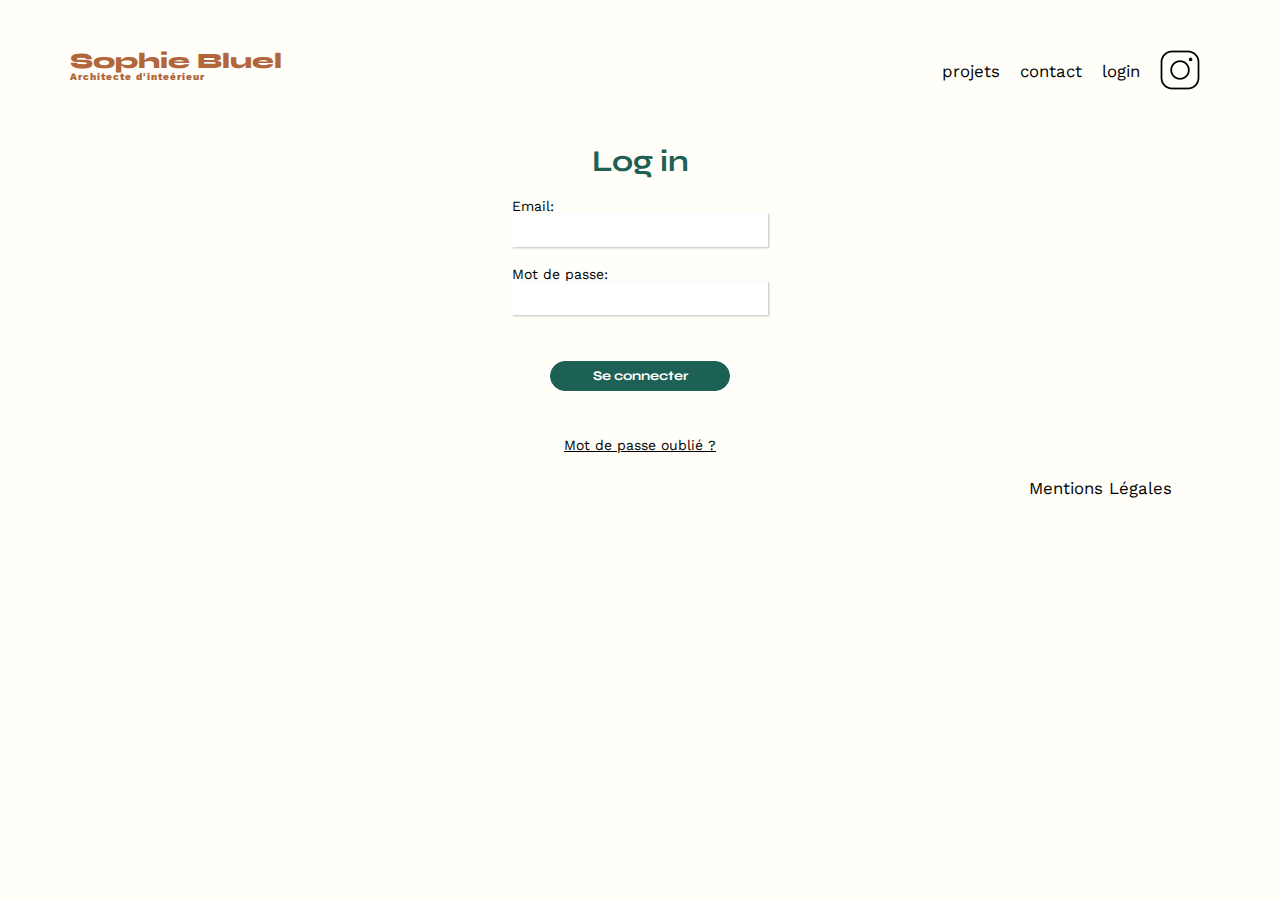
<file: FrontEnd/login.html>
<!DOCTYPE html>
<html lang="fr">
<head>
	<meta charset="UTF-8">
	<title>Sophie Bluel - Architecte d'intérieur</title>
	<meta name="viewport" content="width=device-width, initial-scale=1.0">
	<link rel="preconnect" href="https://fonts.googleapis.com">
	<link rel="preconnect" href="https://fonts.gstatic.com" crossorigin>
	<link href="https://fonts.googleapis.com/css2?family=Syne:wght@700;800&family=Work+Sans&display=swap" rel="stylesheet">
	<meta name="description" content="">
	<link rel="stylesheet" href="./assets/style.css">
	<script defer src="./assets/authentification.js"></script>
</head>
<body>
<header>
	<h1>Sophie Bluel <span>Architecte d'inteérieur</span></h1>
	<nav>
		<ul>
			<li>projets</li>
			<li>contact</li>
			<li>login</li>
			<li><img src="./assets/icons/instagram.png" alt="Instagram"></li>
		</ul>
	</nav>
</header>
<main>
    <div class="erreur"></div>
    <div class="form">
        <p class="login">Log in</p> 
        <div >
        <p><label for="Email">Email:</label></p> 
            <input class="mail" type="text" id="email" name="Email">
        </div>
        
        <div >
        <p><label for="pass">Mot de passe:</label></p> 
            <input class="pass" type="password" id="pass" name="password" required>
        </div>
    
      <input  type="submit" value="Se connecter" id="cnx">
	  <p><a href="" class="mdp-oublie">Mot de passe oublié ?</a></p>
      </div>
	
</main>

<footer>
	<nav>
		<ul>
			<li>Mentions Légales</li>
		</ul>
	</nav>
</footer>
</body>
</html>
</file>
<file: FrontEnd/assets/style.css>
/* http://meyerweb.com/eric/tools/css/reset/
   v2.0 | 20110126
   License: none (public domain)
*/

html, body, div, span, applet, object, iframe,
h1, h2, h3, h4, h5, h6, p, blockquote, pre,
a, abbr, acronym, address, big, cite, code,
del, dfn, em, img, ins, kbd, q, s, samp,
small, strike, strong, sub, sup, tt, var,
b, u, i, center,
dl, dt, dd, ol, ul, li,
fieldset, form, label, legend,
table, caption, tbody, tfoot, thead, tr, th, td,
article, aside, canvas, details, embed,
figure, figcaption, footer, header, hgroup,
menu, nav, output, ruby, section, summary,
time, mark, audio, video {
	margin: 0;
	padding: 0;
	border: 0;
	font-size: 100%;
	font: inherit;
	vertical-align: baseline;
}
/* HTML5 display-role reset for older browsers */
article, aside, details, figcaption, figure,
footer, header, hgroup, menu, nav, section {
	display: block;
}
body {
	line-height: 1;
}
ol, ul {
	list-style: none;
}
blockquote, q {
	quotes: none;
}
blockquote:before, blockquote:after,
q:before, q:after {
	content: '';
	content: none;
}
table {
	border-collapse: collapse;
	border-spacing: 0;
}
/** end reset css**/
body {
	max-width: 1140px;
	margin:auto;
	font-family: 'Work Sans' ;
	font-size: 14px;
}
header {
	display: flex;
	justify-content: space-between;
	margin: 50px 0
}
section {
	margin: 50px 0
}

h1{
	display: flex;
	flex-direction: column;
	font-family: 'Syne';
	font-size: 22px;
	font-weight: 800;
	color: #B1663C
}

h1 > span {
	font-family: 'Work Sans';
	font-size:10px;
	letter-spacing: 0.1em;
;
}

h2{
	font-family: 'Syne';
	font-weight: 700;
	font-size: 30px;
	color: #1D6154
}
nav ul {
	display: flex;
	align-items: center;
	list-style-type: none;

}
nav li {
	padding: 0 10px;
	font-size: 1.2em;
}

li:hover {
	color: #B1663C;
}
#introduction {
	display: flex;
	align-items: center;
}
#introduction figure {
	flex: 1
}
#introduction img {
	display: block;
	margin: auto;
	width: 80%;
}

#introduction article {
	flex: 1
}
#introduction h2 {
	margin-bottom: 1em;
}

#introduction p {
	margin-bottom: 0.5em;
}
#portfolio h2 {
	text-align: center;
	margin-bottom: 1em;
}
.gallery {
	width: 100%;
	display: grid;
	grid-template-columns: 1fr 1fr 1fr;
	grid-column-gap: 20px;
	grid-row-gap: 20px;
}

.gallery img {
	width: 100%;

}
#contact {
	width: 50%;
margin: auto;
}
#contact > * {
	text-align: center;

}
#contact h2{
	margin-bottom: 20px;
}
#contact form {
	text-align: left;
	margin-top:30px;
	display: flex;
	flex-direction: column;
}

#contact input {
	height: 50px;
	font-size: 1.2em;
	border: none;
	box-shadow: 0px 4px 14px rgba(0, 0, 0, 0.09);
}
#contact label {
	margin: 2em 0 1em 0;
}
#contact textarea {
	border: none;
	box-shadow: 0px 4px 14px rgba(0, 0, 0, 0.09);
}

input[type="submit"]{
	font-family: 'Syne';
	font-weight: 700;
	color: white;
	background-color: #1D6154;
	margin : 2em auto ;
	width: 180px;
	height:30px;
	text-align: center;
	border-radius: 60px ;
	border: 1px solid #1D6154;
}

footer nav ul {
	display: flex;
	justify-content: flex-end;
	margin: 2em
}



.filtres{
	display: flex;
	flex-direction: row;
	justify-content: center;
	align-items: center;
	gap:20px;
	margin-bottom:20px;
}

.filtres button{
	padding: 4px 15px 4px 15px;
	border: 1px solid #1D6154;
	border-radius: 60px;
	font-family: 'Syne';
	font-style: normal;
	font-weight: 700;
	font-size:16px;
	line-height: 19px;
	color:rgba(29, 97, 84, 1);
	background-color: white;
}

button.clickactive{
	background-color: #1D6154;
	color:white;
}
/* css login */
.form{
	display:flex;
    flex-direction: column;
	justify-content: center;
	align-items:center;
	gap:20px;
}

.mail , .pass{
	box-shadow:1px 1px 2px #C0C0C0;
	border: 1px solid white;
	height:30px;
	width:250px;
}
body{
	background-color: #fffef8;
}
.login{
	font-family: Syne;
font-size: 30px;
font-weight: 700;
line-height: 36px;
letter-spacing: 0em;
text-align: center;
color:#1D6154;

}

ul li a{
	text-decoration: none;
	color:black;
}
.mdp-oublie{
	color:black;
}

ul li a:visited{
	text-decoration: none;
	color:black;
}

.mdp-oublie:visited{
	color:black;
}
/* Partie Modal */
#modal{
	position: fixed;
    top: 50%;
    left: 50%;
    transform: translateX(-50%) translateY(-50%);
    height: 300px;
    width: 630px;
    background-color: white;
	z-index: 3;
}
#modal .photos{
    display: flex;

}

#modal .photos img{
	height:60px;
	width:60px;
}
/* creer une couche d'opacité */
#overlay {
	position: fixed;
	width: 100%;
	height: 100%;
	top: 0;
	left: 0;
	right: 0;
	bottom: 0;
	background-color: rgba(0,0,0,0.5);
	z-index: 2;
}
#modal h3{
    margin-top: 27px;
	font-family: Work Sans;
	font-size: 26px;
	font-weight: 400;
	line-height: 30px;
	letter-spacing: 0em;
	text-align: center;

}
#modal a{
	border: 1px solid #1D6154;
	border-radius: 60px;
	line-height: 19px;
	color: white;
	background-color: #1D6154;
	text-decoration: none;
}
</file>
